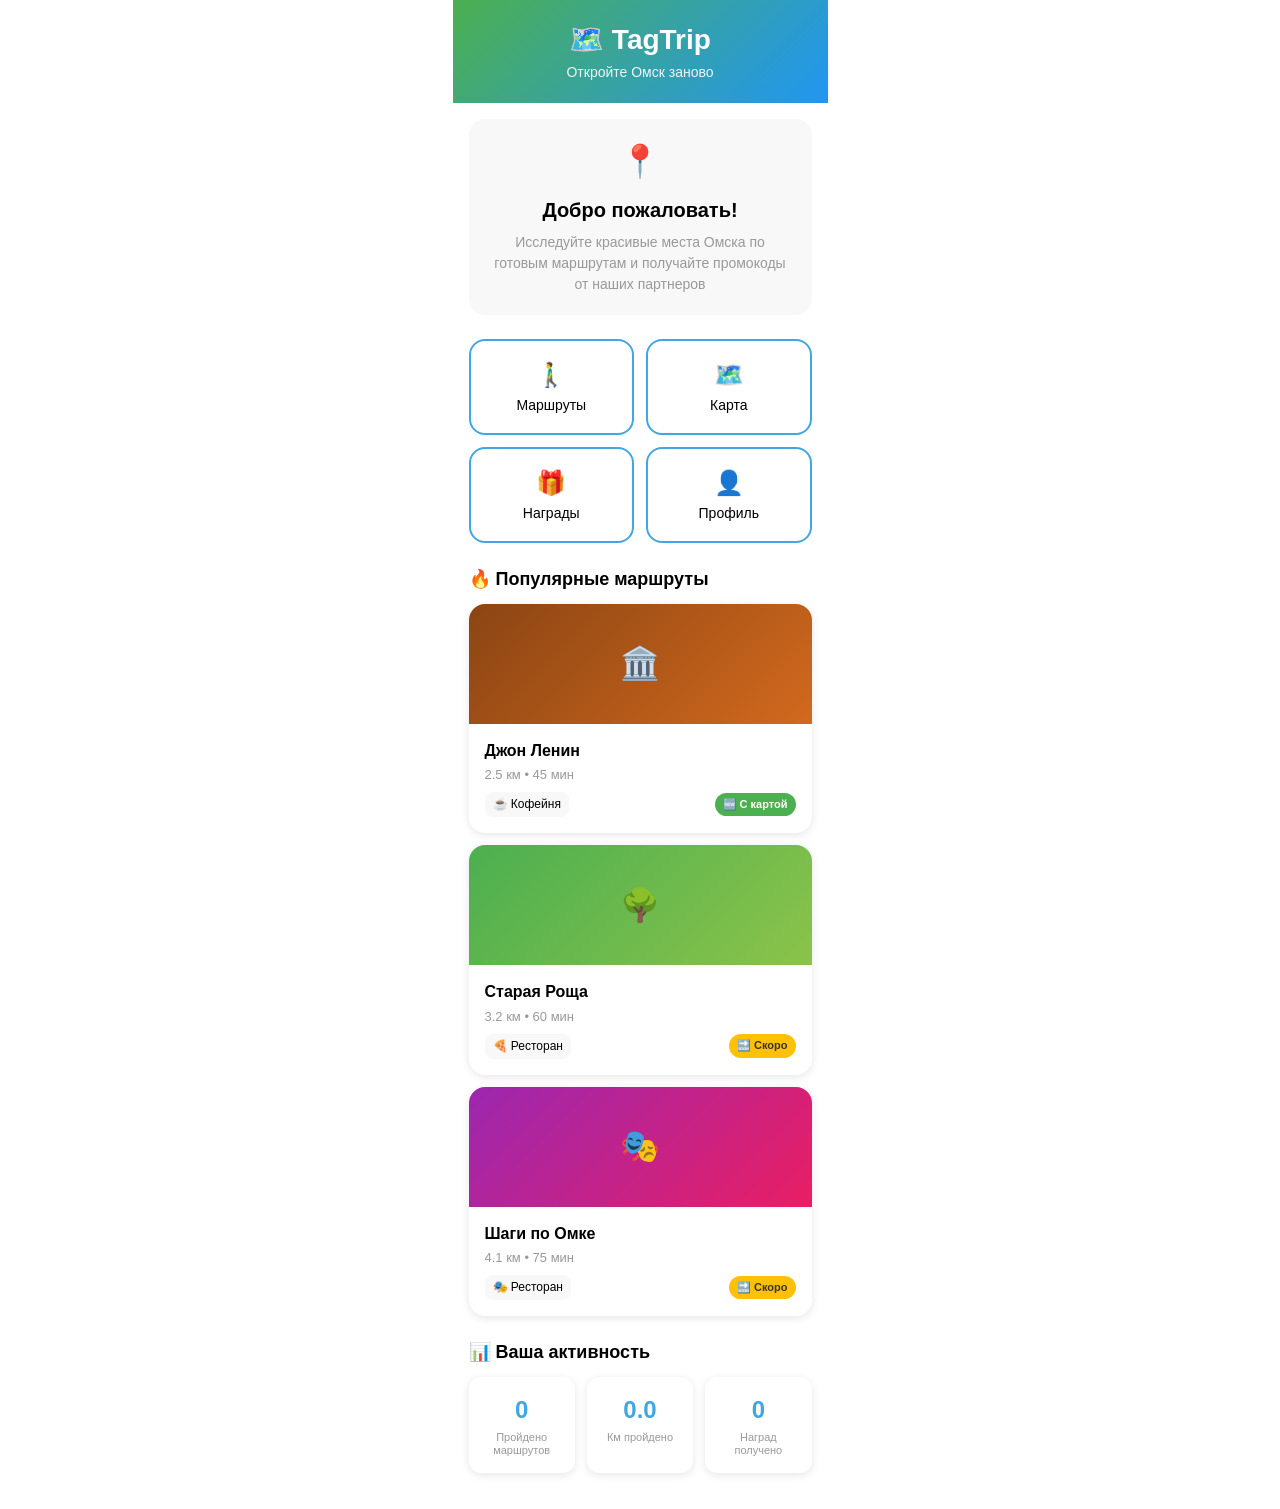
<file: index.html>
<!DOCTYPE html>
<html lang="ru">
<head>
    <meta charset="UTF-8">
    <meta name="viewport" content="width=device-width, initial-scale=1.0, maximum-scale=1.0, user-scalable=no">
    <title>TagTrip - Маршруты по Омску</title>
    <script src="https://telegram.org/js/telegram-web-app.js"></script>
    
    <style>
        /* ===== БАЗОВЫЕ СТИЛИ ===== */
        * {
            margin: 0;
            padding: 0;
            box-sizing: border-box;
        }
        
        body {
            font-family: -apple-system, BlinkMacSystemFont, 'Segoe UI', Roboto, sans-serif;
            background-color: var(--tg-theme-bg-color, #ffffff);
            color: var(--tg-theme-text-color, #000000);
            line-height: 1.4;
            overflow-x: hidden;
        }
        
        .app-container {
            max-width: var(--tg-viewport-width, 375px);
            margin: 0 auto;
            min-height: 100vh;
            background-color: var(--tg-theme-bg-color, #ffffff);
        }
        
        /* ===== ШАПКА ПРИЛОЖЕНИЯ ===== */
        .app-header {
            background: linear-gradient(135deg, #4CAF50, #2196F3);
            color: white;
            text-align: center;
            padding: 20px 16px;
        }
        
        .header-content {
            max-width: 300px;
            margin: 0 auto;
        }
        
        .app-title {
            font-size: 28px;
            font-weight: 700;
            margin-bottom: 4px;
        }
        
        .app-subtitle {
            font-size: 14px;
            opacity: 0.9;
        }
        
        /* ===== ОСНОВНОЙ КОНТЕНТ ===== */
        .main-content {
            padding: 16px;
        }
        
        .section-title {
            font-size: 18px;
            font-weight: 600;
            margin-bottom: 12px;
            color: var(--tg-theme-text-color, #000000);
        }
        
        /* ===== ПРИВЕТСТВЕННЫЙ БЛОК ===== */
        .welcome-section {
            margin-bottom: 24px;
        }
        
        .welcome-card {
            background: var(--tg-theme-secondary-bg-color, #f8f8f8);
            border-radius: 16px;
            padding: 20px;
            text-align: center;
        }
        
        .welcome-icon {
            font-size: 32px;
            margin-bottom: 12px;
        }
        
        .welcome-card h2 {
            font-size: 20px;
            font-weight: 600;
            margin-bottom: 8px;
            color: var(--tg-theme-text-color, #000000);
        }
        
        .welcome-card p {
            font-size: 14px;
            color: var(--tg-theme-hint-color, #999999);
            line-height: 1.5;
        }
        
        /* ===== БЫСТРЫЕ ДЕЙСТВИЯ ===== */
        .quick-actions {
            margin-bottom: 24px;
        }
        
        .action-grid {
            display: grid;
            grid-template-columns: repeat(2, 1fr);
            gap: 12px;
        }
        
        .action-btn {
            background: var(--tg-theme-bg-color, #ffffff);
            border: 2px solid var(--tg-theme-button-color, #40a7e3);
            border-radius: 16px;
            padding: 20px 16px;
            text-align: center;
            cursor: pointer;
            transition: all 0.3s ease;
            display: flex;
            flex-direction: column;
            align-items: center;
            gap: 8px;
            text-decoration: none;
            color: var(--tg-theme-text-color, #000000);
        }
        
        .action-btn:active {
            transform: scale(0.96);
            background: var(--tg-theme-secondary-bg-color, #f8f8f8);
        }
        
        .btn-icon {
            font-size: 24px;
        }
        
        .action-btn span {
            font-size: 14px;
            font-weight: 500;
        }
        
        /* ===== ПОПУЛЯРНЫЕ МАРШРУТЫ ===== */
        .popular-routes {
            margin-bottom: 24px;
        }
        
        .routes-preview {
            display: flex;
            flex-direction: column;
            gap: 12px;
        }
        
        .route-card {
            background: var(--tg-theme-bg-color, #ffffff);
            border-radius: 16px;
            overflow: hidden;
            box-shadow: 0 2px 8px rgba(0, 0, 0, 0.1);
            cursor: pointer;
            transition: all 0.3s ease;
        }
        
        .route-card:active {
            transform: scale(0.98);
            box-shadow: 0 4px 12px rgba(0, 0, 0, 0.15);
        }
        
        .route-image {
            height: 120px;
            background: linear-gradient(135deg, #4CAF50, #2196F3);
            position: relative;
            display: flex;
            align-items: center;
            justify-content: center;
            font-size: 32px;
        }
        
        .historical-bg {
            background: linear-gradient(135deg, #8B4513, #D2691E);
        }
        
        .historical-bg::before {
            content: '🏛️';
        }
        
        .parks-bg {
            background: linear-gradient(135deg, #4CAF50, #8BC34A);
        }
        
        .parks-bg::before {
            content: '🌳';
        }
        
        .cultural-bg {
            background: linear-gradient(135deg, #9C27B0, #E91E63);
        }
        
        .cultural-bg::before {
            content: '🎭';
        }
        
        .route-info {
            padding: 16px;
        }
        
        .route-info h4 {
            font-size: 16px;
            font-weight: 600;
            margin-bottom: 4px;
            color: var(--tg-theme-text-color, #000000);
        }
        
        .route-info p {
            font-size: 13px;
            color: var(--tg-theme-hint-color, #999999);
            margin-bottom: 8px;
        }
        
        .route-rewards {
            display: flex;
            justify-content: space-between;
            align-items: center;
            flex-wrap: wrap;
            gap: 8px;
        }
        
        .reward-badge {
            background: var(--tg-theme-secondary-bg-color, #f8f8f8);
            color: var(--tg-theme-text-color, #000000);
            padding: 4px 8px;
            border-radius: 8px;
            font-size: 12px;
            font-weight: 500;
        }
        
        .route-status {
            padding: 4px 8px;
            border-radius: 12px;
            font-size: 11px;
            font-weight: 600;
        }
        
        .route-status.new {
            background: #4CAF50;
            color: white;
        }
        
        .route-status.coming {
            background: #FFC107;
            color: #333;
        }
        
        /* ===== СТАТИСТИКА ===== */
        .stats-section {
            margin-bottom: 20px;
        }
        
        .stats-grid {
            display: grid;
            grid-template-columns: repeat(3, 1fr);
            gap: 12px;
        }
        
        .stat-item {
            background: var(--tg-theme-bg-color, #ffffff);
            border-radius: 12px;
            padding: 16px 12px;
            text-align: center;
            box-shadow: 0 2px 8px rgba(0, 0, 0, 0.1);
        }
        
        .stat-number {
            font-size: 24px;
            font-weight: 700;
            color: var(--tg-theme-button-color, #40a7e3);
            margin-bottom: 4px;
        }
        
        .stat-label {
            font-size: 11px;
            color: var(--tg-theme-hint-color, #999999);
            line-height: 1.2;
        }
        
        /* ===== АДАПТИВНОСТЬ ===== */
        @media (max-width: 350px) {
            .main-content {
                padding: 12px;
            }
            
            .action-btn {
                padding: 16px 12px;
            }
            
            .btn-icon {
                font-size: 20px;
            }
            
            .action-btn span {
                font-size: 13px;
            }
            
            .route-image {
                height: 100px;
                font-size: 28px;
            }
            
            .stats-grid {
                gap: 8px;
            }
            
            .stat-item {
                padding: 12px 8px;
            }
            
            .stat-number {
                font-size: 20px;
            }
        }
        
        /* ===== ТЕМНАЯ ТЕМА ===== */
        [data-theme="dark"] {
            --tg-theme-bg-color: #1a1a1a;
            --tg-theme-secondary-bg-color: #2a2a2a;
            --tg-theme-text-color: #ffffff;
            --tg-theme-hint-color: #888888;
            --tg-theme-button-color: #40a7e3;
        }
        
        [data-theme="dark"] .route-card,
        [data-theme="dark"] .stat-item,
        [data-theme="dark"] .welcome-card {
            box-shadow: 0 2px 8px rgba(255, 255, 255, 0.1);
        }
        
        [data-theme="dark"] .action-btn {
            background: var(--tg-theme-secondary-bg-color, #2a2a2a);
        }
        
        [data-theme="dark"] .reward-badge {
            background: #333333;
            color: #ffffff;
        }
    </style>
</head>
<body>
    <div class="app-container">
        <!-- Шапка приложения -->
        <header class="app-header">
            <div class="header-content">
                <h1 class="app-title">🗺️ TagTrip</h1>
                <p class="app-subtitle">Откройте Омск заново</p>
            </div>
        </header>

        <!-- Основное содержимое -->
        <main class="main-content">
            <!-- Приветственный блок -->
            <section class="welcome-section">
                <div class="welcome-card">
                    <div class="welcome-icon">📍</div>
                    <h2>Добро пожаловать!</h2>
                    <p>Исследуйте красивые места Омска по готовым маршрутам и получайте промокоды от наших партнеров</p>
                </div>
            </section>

            <!-- Быстрые действия -->
            <section class="quick-actions">
                <div class="action-grid">
                    <button class="action-btn" onclick="openRoutes()">
                        <div class="btn-icon">🚶‍♂️</div>
                        <span>Маршруты</span>
                    </button>
                    
                    <button class="action-btn" onclick="openMap()">
                        <div class="btn-icon">🗺️</div>
                        <span>Карта</span>
                    </button>
                    
                    <button class="action-btn" onclick="openRewards()">
                        <div class="btn-icon">🎁</div>
                        <span>Награды</span>
                    </button>
                    
                    <button class="action-btn" onclick="openProfile()">
                        <div class="btn-icon">👤</div>
                        <span>Профиль</span>
                    </button>
                </div>
            </section>

            <!-- Популярные маршруты -->
            <section class="popular-routes">
                <h3 class="section-title">🔥 Популярные маршруты</h3>
                <div class="routes-preview">
                    <div class="route-card" onclick="openRoute('historical')">
                        <div class="route-image historical-bg"></div>
                        <div class="route-info">
                            <h4>Джон Ленин</h4>
                            <p>2.5 км • 45 мин</p>
                            <div class="route-rewards">
                                <span class="reward-badge">☕ Кофейня</span>
                                <span class="route-status new">🆕 С картой</span>
                            </div>
                        </div>
                    </div>

                    <div class="route-card" onclick="openRoute('parks')">
                        <div class="route-image parks-bg"></div>
                        <div class="route-info">
                            <h4>Старая Роща</h4>
                            <p>3.2 км • 60 мин</p>
                            <div class="route-rewards">
                                <span class="reward-badge">🍕 Ресторан</span>
                                <span class="route-status coming">🔜 Скоро</span>
                            </div>
                        </div>
                    </div>

                    <div class="route-card" onclick="openRoute('cultural')">
                        <div class="route-image cultural-bg"></div>
                        <div class="route-info">
                            <h4>Шаги по Омке</h4>
                            <p>4.1 км • 75 мин</p>
                            <div class="route-rewards">
                                <span class="reward-badge">🎭 Ресторан</span>
                                <span class="route-status coming">🔜 Скоро</span>
                            </div>
                        </div>
                    </div>
                </div>
            </section>

            <!-- Статистика -->
            <section class="stats-section">
                <h3 class="section-title">📊 Ваша активность</h3>
                <div class="stats-grid">
                    <div class="stat-item">
                        <div class="stat-number" id="routesCompleted">0</div>
                        <div class="stat-label">Пройдено маршрутов</div>
                    </div>
                    <div class="stat-item">
                        <div class="stat-number" id="distanceWalked">0</div>
                        <div class="stat-label">Км пройдено</div>
                    </div>
                    <div class="stat-item">
                        <div class="stat-number" id="rewardsEarned">0</div>
                        <div class="stat-label">Наград получено</div>
                    </div>
                </div>
            </section>
        </main>
    </div>

    <script>
        // ===== ФУНКЦИИ НАВИГАЦИИ =====
        
        // Функция открытия маршрута
        function openRoute(routeId) {
            console.log('Открытие маршрута:', routeId);
            
            if (window.Telegram && window.Telegram.WebApp) {
                window.Telegram.WebApp.HapticFeedback.impactOccurred('medium');
            }
            
            // Перенаправляем на страницу конкретного маршрута
            if (routeId === 'historical') {
                window.location.href = 'route-john-lenin.html';
            } else if (routeId === 'parks') {
                showAlert('🔜 Маршрут "Старая Роща" скоро будет доступен!');
            } else if (routeId === 'cultural') {
                showAlert('🔜 Маршрут "Шаги по Омке" скоро будет доступен!');
            }
        }
        
        // Функция открытия наград
        function openRewards() {
            console.log('Переход к наградам...');
            
            if (window.Telegram && window.Telegram.WebApp) {
                window.Telegram.WebApp.HapticFeedback.impactOccurred('medium');
            }
            
            window.location.href = 'rewards.html';
        }
        
        // Функция открытия маршрутов
        function openRoutes() {
            console.log('Переход к маршрутам...');
            
            if (window.Telegram && window.Telegram.WebApp) {
                window.Telegram.WebApp.HapticFeedback.impactOccurred('medium');
            }
            
            window.location.href = 'route-john-lenin.html';
        }
        
        // Функция открытия карты
        function openMap() {
            console.log('Переход к карте...');
            
            if (window.Telegram && window.Telegram.WebApp) {
                window.Telegram.WebApp.HapticFeedback.impactOccurred('medium');
            }
            
            window.location.href = 'route-john-lenin.html';
        }
        
        // Функция открытия профиля
        function openProfile() {
            console.log('Показ профиля...');
            
            if (window.Telegram && window.Telegram.WebApp) {
                window.Telegram.WebApp.HapticFeedback.impactOccurred('medium');
            }
            
            // Загружаем статистику из localStorage
            const stats = JSON.parse(localStorage.getItem('tagtrip_stats') || '{}');
            const userData = getUserData();
            
            const message = `
👤 ${userData.first_name || 'Пользователь'}
📊 Статистика:
🚶‍♂️ Маршрутов пройдено: ${stats.routesCompleted || 0}
📏 Расстояние: ${(stats.distanceWalked || 0).toFixed(1)} км
🎁 Наград получено: ${stats.rewardsEarned || 0}
            `.trim();

            showAlert(message);
        }
        
        // Вспомогательная функция получения данных пользователя
        function getUserData() {
            if (window.Telegram && window.Telegram.WebApp && window.Telegram.WebApp.initDataUnsafe && window.Telegram.WebApp.initDataUnsafe.user) {
                return window.Telegram.WebApp.initDataUnsafe.user;
            }
            return {
                id: 'demo_user',
                first_name: 'Demo User',
                username: 'demo'
            };
        }
        
        // Вспомогательная функция показа уведомлений
        function showAlert(message) {
            if (window.Telegram && window.Telegram.WebApp) {
                window.Telegram.WebApp.showAlert(message);
            } else {
                alert(message);
            }
        }
        
        // Функция обновления статистики
        function updateStats() {
            const stats = JSON.parse(localStorage.getItem('tagtrip_stats') || '{"routesCompleted": 0, "distanceWalked": 0, "rewardsEarned": 0}');
            
            const routesElement = document.getElementById('routesCompleted');
            const distanceElement = document.getElementById('distanceWalked');
            const rewardsElement = document.getElementById('rewardsEarned');

            if (routesElement) routesElement.textContent = stats.routesCompleted || 0;
            if (distanceElement) distanceElement.textContent = (stats.distanceWalked || 0).toFixed(1);
            if (rewardsElement) rewardsElement.textContent = stats.rewardsEarned || 0;
        }
        
        // ===== ИНИЦИАЛИЗАЦИЯ =====
        document.addEventListener('DOMContentLoaded', function() {
            console.log('TagTrip главная страница загружена');
            
            // Инициализируем Telegram WebApp
            if (window.Telegram && window.Telegram.WebApp) {
                window.Telegram.WebApp.ready();
                window.Telegram.WebApp.expand();
                
                // Применяем тему Telegram
                if (window.Telegram.WebApp.colorScheme === 'dark') {
                    document.body.setAttribute('data-theme', 'dark');
                }
                
                console.log('Telegram WebApp инициализирован');
            }
            
            // Обновляем статистику
            updateStats();
            
            // Проверяем доступность функций
            console.log('Функции навигации:');
            console.log('- openRewards:', typeof openRewards === 'function');
            console.log('- openRoutes:', typeof openRoutes === 'function');  
            console.log('- openMap:', typeof openMap === 'function');
            console.log('- openProfile:', typeof openProfile === 'function');
        });
        
        // Отладочная информация
        console.log('TagTrip App загружен успешно');
    </script>
</body>
</html>
</file>
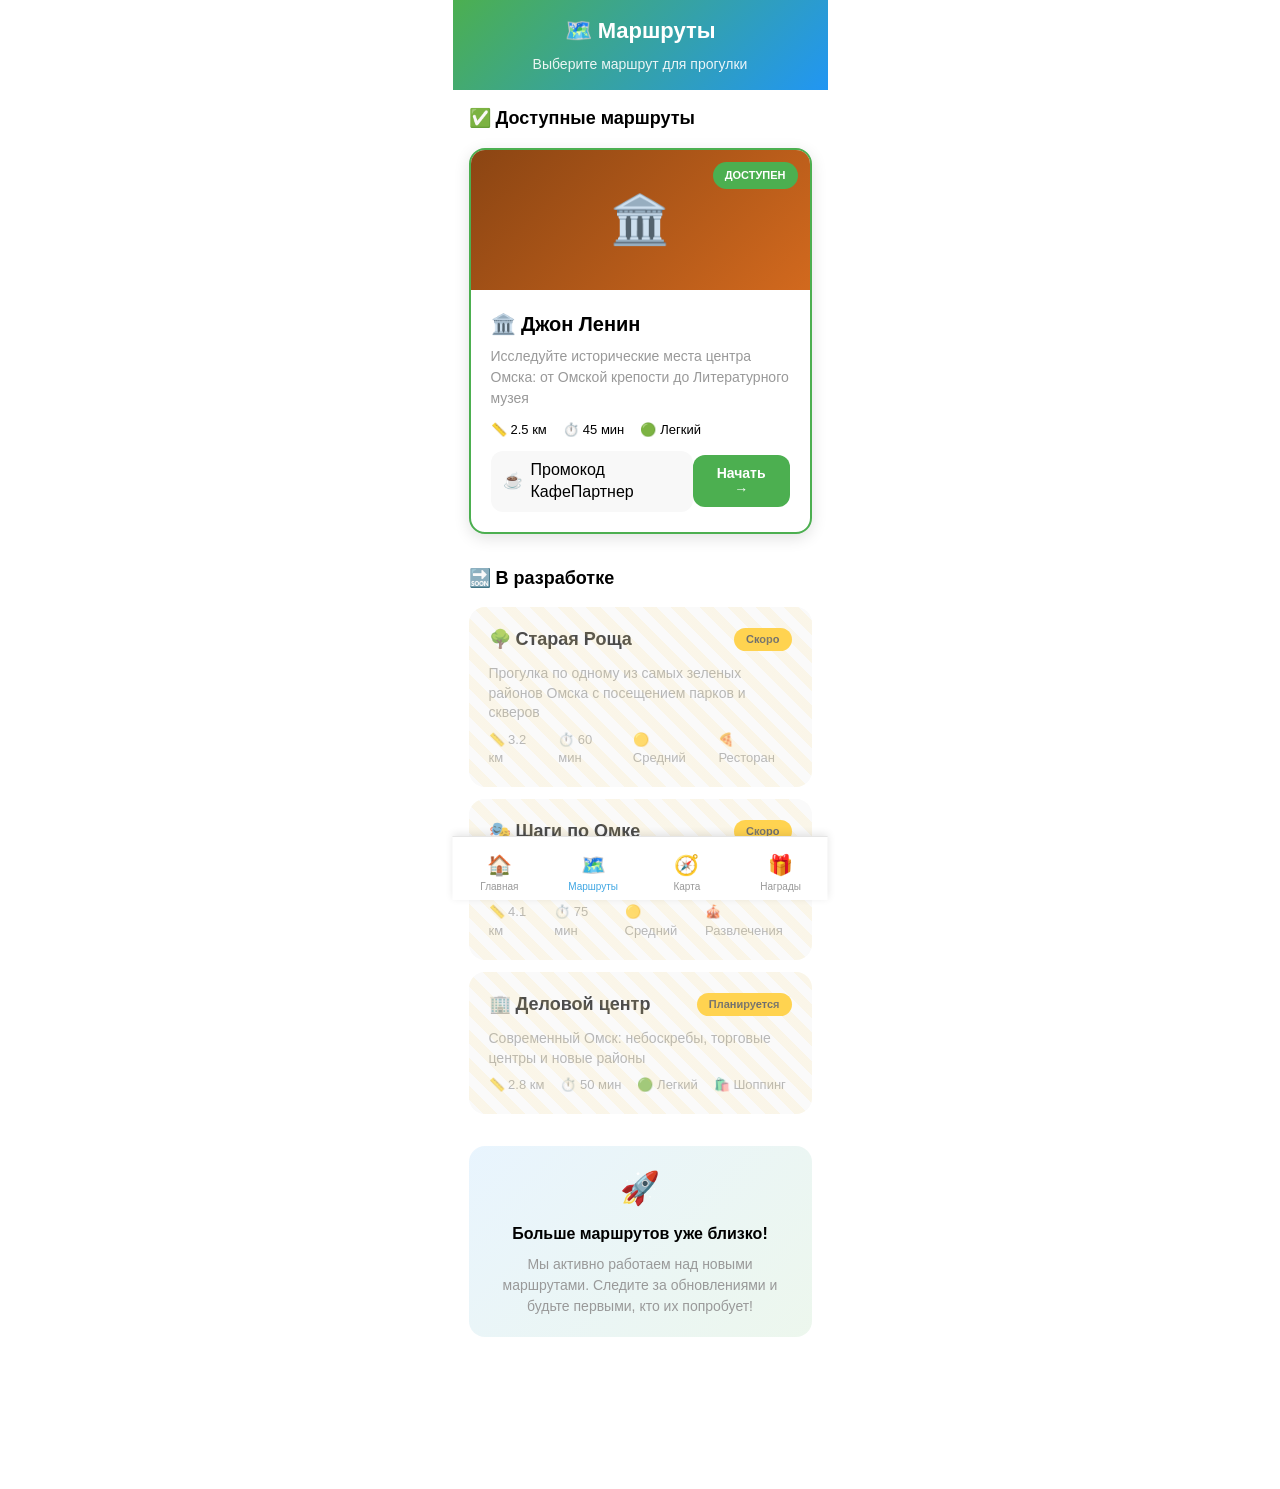
<file: routes.html>
<!DOCTYPE html>
<html lang="ru">
<head>
    <meta charset="UTF-8">
    <meta name="viewport" content="width=device-width, initial-scale=1.0, maximum-scale=1.0, user-scalable=no">
    <title>Маршруты - TagTrip</title>
    <script src="https://telegram.org/js/telegram-web-app.js"></script>
    
    <style>
        /* ===== БАЗОВЫЕ СТИЛИ ===== */
        * {
            margin: 0;
            padding: 0;
            box-sizing: border-box;
        }
        
        body {
            font-family: -apple-system, BlinkMacSystemFont, 'Segoe UI', Roboto, sans-serif;
            background-color: var(--tg-theme-bg-color, #ffffff);
            color: var(--tg-theme-text-color, #000000);
            line-height: 1.4;
            overflow-x: hidden;
        }
        
        .app-container {
            max-width: var(--tg-viewport-width, 375px);
            margin: 0 auto;
            min-height: 100vh;
            background-color: var(--tg-theme-bg-color, #ffffff);
        }
        
        /* ===== ШАПКА СТРАНИЦЫ ===== */
        .routes-header {
            background: linear-gradient(135deg, #4CAF50, #2196F3);
            color: white;
            padding: 16px;
            text-align: center;
            position: sticky;
            top: 0;
            z-index: 1000;
        }
        
        .routes-header h1 {
            margin: 0;
            font-size: 22px;
            font-weight: 700;
        }
        
        .routes-header p {
            margin: 8px 0 0 0;
            opacity: 0.9;
            font-size: 14px;
        }
        
        /* ===== ОСНОВНОЙ КОНТЕНТ ===== */
        .main-content {
            padding: 16px;
            padding-bottom: 100px; /* ДОБАВЛЕН отступ снизу для нижней панели */
        }
        
        .section-title {
            font-size: 18px;
            font-weight: 600;
            margin-bottom: 16px;
            color: var(--tg-theme-text-color, #000000);
        }
        
        /* ===== ДОСТУПНЫЕ МАРШРУТЫ ===== */
        .available-routes {
            margin-bottom: 32px;
        }
        
        .route-card {
            background: var(--tg-theme-bg-color, #ffffff);
            border-radius: 16px;
            overflow: hidden;
            box-shadow: 0 4px 16px rgba(0, 0, 0, 0.12);
            cursor: pointer;
            transition: all 0.3s ease;
            margin-bottom: 16px;
            border: 2px solid #4CAF50;
        }
        
        .route-card:active {
            transform: scale(0.98);
            box-shadow: 0 6px 20px rgba(0, 0, 0, 0.2);
        }
        
        .route-image {
            height: 140px;
            background: linear-gradient(135deg, #8B4513, #D2691E);
            position: relative;
            display: flex;
            align-items: center;
            justify-content: center;
            font-size: 48px;
        }
        
        .route-image::before {
            content: '🏛️';
        }
        
        .route-badge {
            position: absolute;
            top: 12px;
            right: 12px;
            background: #4CAF50;
            color: white;
            padding: 6px 12px;
            border-radius: 16px;
            font-size: 11px;
            font-weight: 600;
        }
        
        .route-info {
            padding: 20px;
        }
        
        .route-title {
            font-size: 20px;
            font-weight: 700;
            margin-bottom: 8px;
            color: var(--tg-theme-text-color, #000000);
        }
        
        .route-description {
            font-size: 14px;
            color: var(--tg-theme-hint-color, #999999);
            margin-bottom: 12px;
            line-height: 1.5;
        }
        
        .route-stats {
            display: flex;
            gap: 16px;
            margin-bottom: 12px;
        }
        
        .route-stat {
            display: flex;
            align-items: center;
            gap: 4px;
            font-size: 13px;
            color: var(--tg-theme-text-color, #000000);
        }
        
        .route-rewards {
            display: flex;
            justify-content: space-between;
            align-items: center;
        }
        
        .reward-info {
            display: flex;
            align-items: center;
            gap: 8px;
            background: var(--tg-theme-secondary-bg-color, #f8f8f8);
            padding: 8px 12px;
            border-radius: 12px;
        }
        
        .start-btn {
            background: #4CAF50;
            color: white;
            border: none;
            padding: 10px 20px;
            border-radius: 12px;
            font-size: 14px;
            font-weight: 600;
            cursor: pointer;
            transition: all 0.3s ease;
        }
        
        .start-btn:active {
            transform: scale(0.95);
            background: #45a049;
        }
        
        /* ===== МАРШРУТЫ В РАЗРАБОТКЕ ===== */
        .coming-routes {
            margin-bottom: 32px; /* УВЕЛИЧИЛ отступ между секциями */
        }
        
        .coming-card {
            background: var(--tg-theme-secondary-bg-color, #f8f8f8);
            border-radius: 16px;
            padding: 20px;
            margin-bottom: 12px;
            opacity: 0.7;
            position: relative;
            overflow: hidden;
        }
        
        .coming-card::before {
            content: '';
            position: absolute;
            top: 0;
            left: 0;
            right: 0;
            bottom: 0;
            background: repeating-linear-gradient(
                45deg,
                transparent,
                transparent 10px,
                rgba(255, 193, 7, 0.1) 10px,
                rgba(255, 193, 7, 0.1) 20px
            );
            pointer-events: none;
        }
        
        .coming-header {
            display: flex;
            justify-content: space-between;
            align-items: center;
            margin-bottom: 12px;
        }
        
        .coming-title {
            font-size: 18px;
            font-weight: 600;
            color: var(--tg-theme-text-color, #000000);
        }
        
        .coming-status {
            background: #FFC107;
            color: #333;
            padding: 4px 12px;
            border-radius: 12px;
            font-size: 11px;
            font-weight: 600;
        }
        
        .coming-description {
            font-size: 14px;
            color: var(--tg-theme-hint-color, #999999);
            margin-bottom: 8px;
        }
        
        .coming-stats {
            display: flex;
            gap: 16px;
            font-size: 13px;
            color: var(--tg-theme-hint-color, #999999);
        }
        
        /* ===== ИНФОРМАЦИОННЫЙ БЛОК ===== */
        .info-section {
            background: linear-gradient(135deg, rgba(33, 150, 243, 0.1), rgba(76, 175, 80, 0.1));
            border-radius: 16px;
            padding: 20px;
            text-align: center;
            margin-bottom: 32px; /* УВЕЛИЧИЛ отступ внизу */
        }
        
        .info-icon {
            font-size: 32px;
            margin-bottom: 12px;
        }
        
        .info-title {
            font-size: 16px;
            font-weight: 600;
            margin-bottom: 8px;
            color: var(--tg-theme-text-color, #000000);
        }
        
        .info-text {
            font-size: 14px;
            color: var(--tg-theme-hint-color, #999999);
            line-height: 1.5;
        }
        
        /* ===== НИЖНЕЕ МЕНЮ ===== */
        .bottom-nav {
            position: fixed;
            bottom: 0;
            left: 50%;
            transform: translateX(-50%);
            width: 100%;
            max-width: var(--tg-viewport-width, 375px);
            background: var(--tg-theme-bg-color, #ffffff);
            border-top: 1px solid rgba(0, 0, 0, 0.1);
            display: flex;
            padding: 8px 0;
            box-shadow: 0 -2px 8px rgba(0, 0, 0, 0.1);
            z-index: 1000;
            height: 64px; /* ФИКСИРОВАННАЯ высота нижней панели */
        }
        
        .nav-btn {
            flex: 1;
            background: none;
            border: none;
            padding: 8px 4px;
            display: flex;
            flex-direction: column;
            align-items: center;
            gap: 4px;
            cursor: pointer;
            transition: all 0.3s ease;
            color: var(--tg-theme-hint-color, #999999);
        }
        
        .nav-btn.active {
            color: var(--tg-theme-button-color, #40a7e3);
        }
        
        .nav-btn:active {
            transform: scale(0.95);
        }
        
        .nav-icon {
            font-size: 20px;
        }
        
        .nav-label {
            font-size: 10px;
            font-weight: 500;
        }
        
        /* ===== ДОПОЛНИТЕЛЬНОЕ ПРОСТРАНСТВО ===== */
        .content-spacer {
            height: 20px; /* Дополнительное пространство перед нижней панелью */
        }
        
        /* ===== АДАПТИВНОСТЬ ===== */
        @media (max-width: 350px) {
            .main-content {
                padding: 12px;
                padding-bottom: 90px; /* АДАПТИВНЫЙ отступ для маленьких экранов */
            }
            
            .route-image {
                height: 120px;
                font-size: 40px;
            }
            
            .route-info {
                padding: 16px;
            }
            
            .route-title {
                font-size: 18px;
            }
            
            .coming-card {
                padding: 16px;
            }
            
            .bottom-nav {
                height: 60px; /* Меньшая высота на маленьких экранах */
            }
        }
        
        /* ===== БЕЗОПАСНАЯ ЗОНА ДЛЯ iOS ===== */
        @supports (padding: max(0px)) {
            .bottom-nav {
                padding-bottom: max(8px, env(safe-area-inset-bottom));
                height: calc(64px + env(safe-area-inset-bottom));
            }
            
            .main-content {
                padding-bottom: calc(100px + env(safe-area-inset-bottom));
            }
        }
        
        /* ===== ТЕМНАЯ ТЕМА ===== */
        [data-theme="dark"] {
            --tg-theme-bg-color: #1a1a1a;
            --tg-theme-secondary-bg-color: #2a2a2a;
            --tg-theme-text-color: #ffffff;
            --tg-theme-hint-color: #888888;
            --tg-theme-button-color: #40a7e3;
        }
        
        [data-theme="dark"] .route-card,
        [data-theme="dark"] .coming-card,
        [data-theme="dark"] .info-section {
            box-shadow: 0 2px 8px rgba(255, 255, 255, 0.1);
        }
        
        [data-theme="dark"] .reward-info {
            background: #333333;
        }
        
        [data-theme="dark"] .bottom-nav {
            border-top: 1px solid rgba(255, 255, 255, 0.1);
        }
    </style>
</head>
<body>
    <div class="app-container">
        <!-- Шапка страницы -->
        <header class="routes-header">
            <h1>🗺️ Маршруты</h1>
            <p>Выберите маршрут для прогулки</p>
        </header>

        <!-- Основной контент -->
        <main class="main-content">
            <!-- Доступные маршруты -->
            <section class="available-routes">
                <h2 class="section-title">✅ Доступные маршруты</h2>
                
                <div class="route-card" onclick="startRoute('john-lenin')">
                    <div class="route-image">
                        <div class="route-badge">ДОСТУПЕН</div>
                    </div>
                    <div class="route-info">
                        <h3 class="route-title">🏛️ Джон Ленин</h3>
                        <p class="route-description">
                            Исследуйте исторические места центра Омска: от Омской крепости до Литературного музея
                        </p>
                        <div class="route-stats">
                            <div class="route-stat">
                                <span>📏</span>
                                <span>2.5 км</span>
                            </div>
                            <div class="route-stat">
                                <span>⏱️</span>
                                <span>45 мин</span>
                            </div>
                            <div class="route-stat">
                                <span>🟢</span>
                                <span>Легкий</span>
                            </div>
                        </div>
                        <div class="route-rewards">
                            <div class="reward-info">
                                <span>☕</span>
                                <span>Промокод КафеПартнер</span>
                            </div>
                            <button class="start-btn" onclick="event.stopPropagation(); goToRoute()">
                                Начать →
                            </button>
                        </div>
                    </div>
                </div>
            </section>

            <!-- Маршруты в разработке -->
            <section class="coming-routes">
                <h2 class="section-title">🔜 В разработке</h2>
                
                <div class="coming-card">
                    <div class="coming-header">
                        <h3 class="coming-title">🌳 Старая Роща</h3>
                        <span class="coming-status">Скоро</span>
                    </div>
                    <p class="coming-description">
                        Прогулка по одному из самых зеленых районов Омска с посещением парков и скверов
                    </p>
                    <div class="coming-stats">
                        <span>📏 3.2 км</span>
                        <span>⏱️ 60 мин</span>
                        <span>🟡 Средний</span>
                        <span>🍕 Ресторан</span>
                    </div>
                </div>
                
                <div class="coming-card">
                    <div class="coming-header">
                        <h3 class="coming-title">🎭 Шаги по Омке</h3>
                        <span class="coming-status">Скоро</span>
                    </div>
                    <p class="coming-description">
                        Культурный маршрут по театрам, музеям и художественным галереям города
                    </p>
                    <div class="coming-stats">
                        <span>📏 4.1 км</span>
                        <span>⏱️ 75 мин</span>
                        <span>🟡 Средний</span>
                        <span>🎪 Развлечения</span>
                    </div>
                </div>
                
                <div class="coming-card">
                    <div class="coming-header">
                        <h3 class="coming-title">🏢 Деловой центр</h3>
                        <span class="coming-status">Планируется</span>
                    </div>
                    <p class="coming-description">
                        Современный Омск: небоскребы, торговые центры и новые районы
                    </p>
                    <div class="coming-stats">
                        <span>📏 2.8 км</span>
                        <span>⏱️ 50 мин</span>
                        <span>🟢 Легкий</span>
                        <span>🛍️ Шоппинг</span>
                    </div>
                </div>
            </section>

            <!-- Информационный блок -->
            <section class="info-section">
                <div class="info-icon">🚀</div>
                <h3 class="info-title">Больше маршрутов уже близко!</h3>
                <p class="info-text">
                    Мы активно работаем над новыми маршрутами. Следите за обновлениями и будьте первыми, кто их попробует!
                </p>
            </section>

            <!-- Дополнительное пространство перед нижней панелью -->
            <div class="content-spacer"></div>
        </main>

        <!-- Нижнее меню -->
        <nav class="bottom-nav">
            <button class="nav-btn" onclick="goHome()">
                <span class="nav-icon">🏠</span>
                <span class="nav-label">Главная</span>
            </button>
            <button class="nav-btn active" onclick="openRoutes()">
                <span class="nav-icon">🗺️</span>
                <span class="nav-label">Маршруты</span>
            </button>
            <button class="nav-btn" onclick="openMap()">
                <span class="nav-icon">🧭</span>
                <span class="nav-label">Карта</span>
            </button>
            <button class="nav-btn" onclick="openRewards()">
                <span class="nav-icon">🎁</span>
                <span class="nav-label">Награды</span>
            </button>
        </nav>
    </div>

    <script>
        // ===== ФУНКЦИИ НАВИГАЦИИ =====
        
        // Функция перехода к маршруту
        function startRoute(routeId) {
            console.log('Выбран маршрут:', routeId);
            
            if (window.Telegram && window.Telegram.WebApp) {
                window.Telegram.WebApp.HapticFeedback.impactOccurred('medium');
            }
            
            if (routeId === 'john-lenin') {
                goToRoute();
            }
        }
        
        // Переход к странице маршрута
        function goToRoute() {
            console.log('Переход к карте маршрута Джон Ленин...');
            
            if (window.Telegram && window.Telegram.WebApp) {
                window.Telegram.WebApp.HapticFeedback.impactOccurred('light');
            }
            
            window.location.href = 'route-john-lenin.html';
        }
        
        // Навигационные функции
        function goHome() {
            console.log('Переход на главную...');
            
            if (window.Telegram && window.Telegram.WebApp) {
                window.Telegram.WebApp.HapticFeedback.impactOccurred('light');
            }
            
            window.location.href = 'index.html';
        }
        
        function openRoutes() {
            console.log('Уже на странице маршрутов');
            
            if (window.Telegram && window.Telegram.WebApp) {
                window.Telegram.WebApp.HapticFeedback.impactOccurred('light');
            }
        }
        
        function openMap() {
            console.log('Переход к карте...');
            
            if (window.Telegram && window.Telegram.WebApp) {
                window.Telegram.WebApp.HapticFeedback.impactOccurred('light');
            }
            
            window.location.href = 'route-john-lenin.html';
        }
        
        function openRewards() {
            console.log('Переход к наградам...');
            
            if (window.Telegram && window.Telegram.WebApp) {
                window.Telegram.WebApp.HapticFeedback.impactOccurred('light');
            }
            
            window.location.href = 'rewards.html';
        }
        
        // ===== ИНИЦИАЛИЗАЦИЯ =====
        document.addEventListener('DOMContentLoaded', function() {
            console.log('Страница маршрутов загружена');
            
            // Инициализируем Telegram WebApp
            if (window.Telegram && window.Telegram.WebApp) {
                window.Telegram.WebApp.ready();
                window.Telegram.WebApp.expand();
                
                // Применяем тему Telegram
                if (window.Telegram.WebApp.colorScheme === 'dark') {
                    document.body.setAttribute('data-theme', 'dark');
                }
                
                console.log('Telegram WebApp инициализирован');
            }
            
            console.log('Функции навигации готовы');
        });
    </script>
</body>
</html>
</file>
